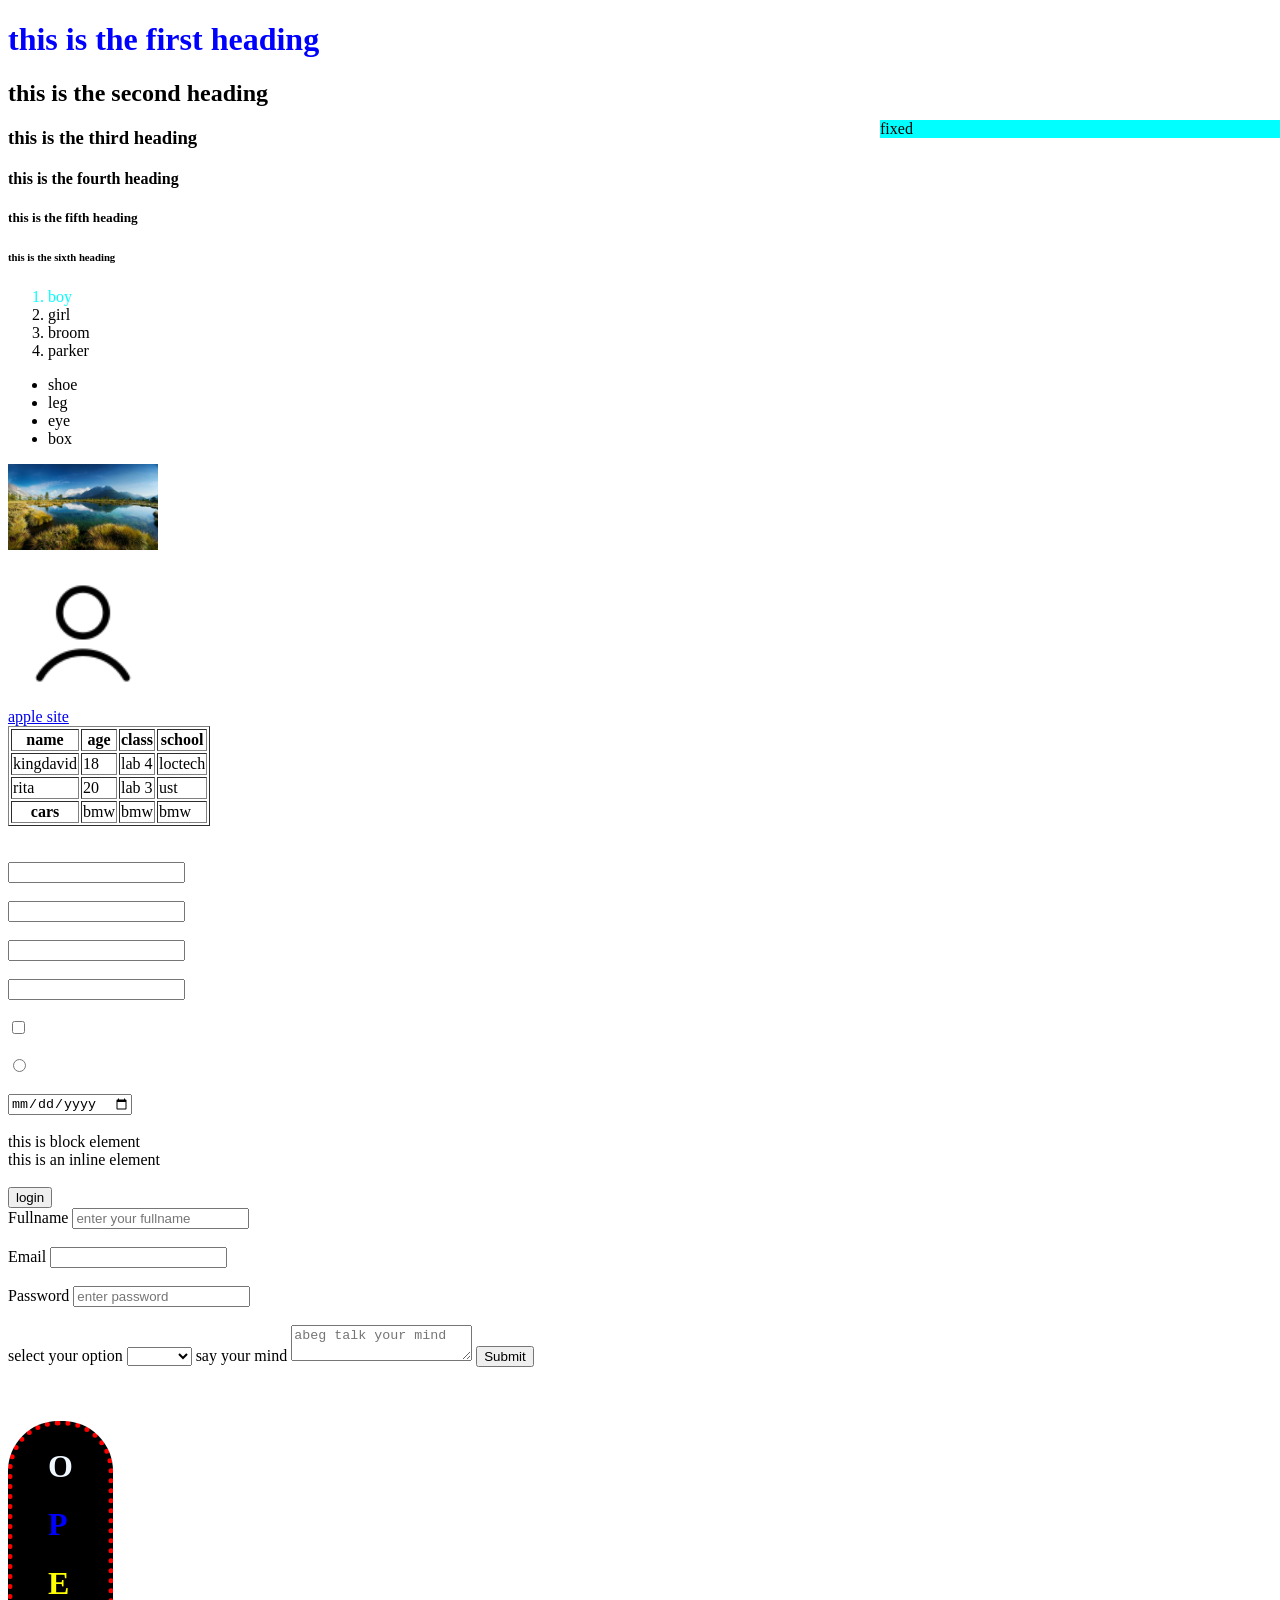
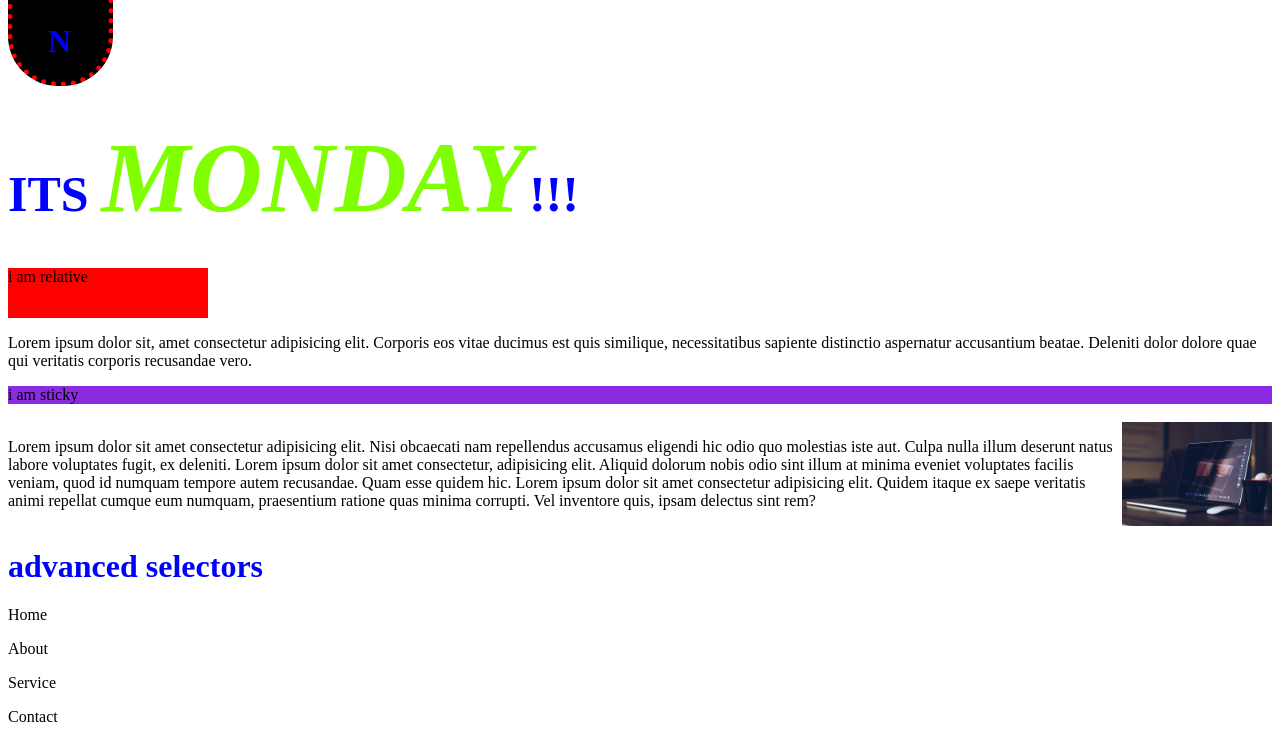
<file: index.html>
<!DOCTYPE html>
<html lang="en">

<head>
  <meta charset="UTF-8">
  <meta name="viewport" content="width=device-width, initial-scale=1.0">
  <title>Web Dev</title>
  <link rel="shortcut icon" href="/images/icons8-person-100.png" type="image/x-icon">
  <link rel="stylesheet" href="/style.css">
  <style>
    h1 {
      color: blue;
    }
  </style>
</head>

<body>
  <h1>this is the first heading</h1>
  <h2>this is the second heading</h2>
  <h3>this is the third heading</h3>
  <h4>this is the fourth heading</h4>
  <h5>this is the fifth heading</h5>
  <h6>this is the sixth heading</h6>

  <!-- List element -->
  <!-- ordered listing -->
  <ol>
    <li class="boy">boy</li>
    <li>girl</li>
    <li>broom</li>
    <li>parker</li>
  </ol>

  <!-- unordered listi -->
  <ul>
    <li>shoe</li>
    <li>leg</li>
    <li>eye</li>
    <li>box</li>
  </ul>

  <!-- image element -->
  <img src="/images/pexels-yudha-dwiyoko-putra-1663958278-27786309.jpg" alt=""><br>
  <img src="/images/icons8-person-100.png" alt="">
  <br>

  <!-- anchor tags -->
  <a href="https://www.apple.com/">apple site</a>

  <!-- table element -->
  <table border="1">
    <tr>
      <th>name</th>
      <th>age</th>
      <th>class</th>
      <th>school</th>
    </tr>
    <tr>
      <td>kingdavid</td>
      <td>18</td>
      <td>lab 4</td>
      <td>loctech</td>
    </tr>
    <tr>
      <td>rita</td>
      <td>20</td>
      <td>lab 3</td>
      <td>ust</td>
    </tr>
    <tr>
      <th>cars</th>
      <td>bmw</td>
      <td>bmw</td>
      <td>bmw</td>
    </tr>
  </table>
  <br><br>

  <!-- form element -->
  <form action="">
    <input type="text"><br><br>
    <input type="number"><br><br>
    <input type="email"><br><br>
    <input type="password"><br><br>
    <input type="checkbox"><br><br>
    <input type="radio"><br><br>
    <input type="date"><br><br>
  </form>

  <div>this is block element</div>
  <span>this is an inline element</span>
  <br><br>

  <button type="submit">login</button>

  <form action="">
    <label for="Fullname">Fullname</label>
    <input type="text" id="Fullname" name="Fullname" placeholder="enter your fullname" maxlength="6"><br><br>

    <label for="">Email</label>
    <input type="email"><br><br>

    <label for="password">Password</label>
    <input type="password" id="password" name="password" placeholder="enter password" minlength="8"><br><br>

    <label for="select">select your option</label>
    <select name="select" id="select">
      <option value="boy"></option>
      <option value="girl"></option>
      <option value="">car</option>
      <option value="">woman</option>
      <option value="">baby</option>
    </select>

    <label for="text">say your mind</label>
    <textarea name="text" id="text" placeholder="abeg talk your mind"></textarea>

    <button>Submit</button>
  </form><br><br><br>

  <div class="open">
    <h1 class="k">O</h1>
    <h1>P</h1>
    <h1 class="s">E</h1>
    <h1>N</h1>
  </div>

  <h1 style="color: blue; font-size: 50px; font-display: block;">ITS <span
      style="color: chartreuse; font-size: 100px; font-style: italic;">MONDAY</span>!!!</h1>

  <div>
    <div class="rel">i am relative
      <div class="abs">i am absolute</div>
    </div>
  </div>
  <div class="fix">fixed</div>

  <p>Lorem ipsum dolor sit, amet consectetur adipisicing elit. Corporis eos vitae ducimus est quis similique,
    necessitatibus sapiente distinctio aspernatur accusantium beatae. Deleniti dolor dolore quae qui veritatis corporis
    recusandae vero.</p>
  <div class="stick">i am sticky</div>
  <br>

  <div class="clear">
    <p> Lorem ipsum dolor sit amet consectetur adipisicing elit. Nisi obcaecati nam repellendus accusamus eligendi hic
      odio quo molestias iste aut. Culpa nulla illum deserunt natus labore voluptates fugit, ex deleniti.
      Lorem ipsum dolor sit amet consectetur, adipisicing elit. Aliquid dolorum nobis odio sint illum at minima eveniet
      voluptates facilis veniam, quod id numquam tempore autem recusandae. Quam esse quidem hic.
      Lorem ipsum dolor sit amet consectetur adipisicing elit. Quidem itaque ex saepe veritatis animi repellat cumque
      eum numquam, praesentium ratione quas minima corrupti. Vel inventore quis, ipsam delectus sint rem?
    </p>
    <img src="/images/pexels-photo-1229861.avif" class="float" alt="">

  </div>

  <h1>advanced selectors</h1>

  <nav>
    <div>
      <p>Home</p>
      <p>About</p>
      <p>Service</p>
      <p>Contact</p>
    </div>
  </nav>


</body>

</html>
</file>
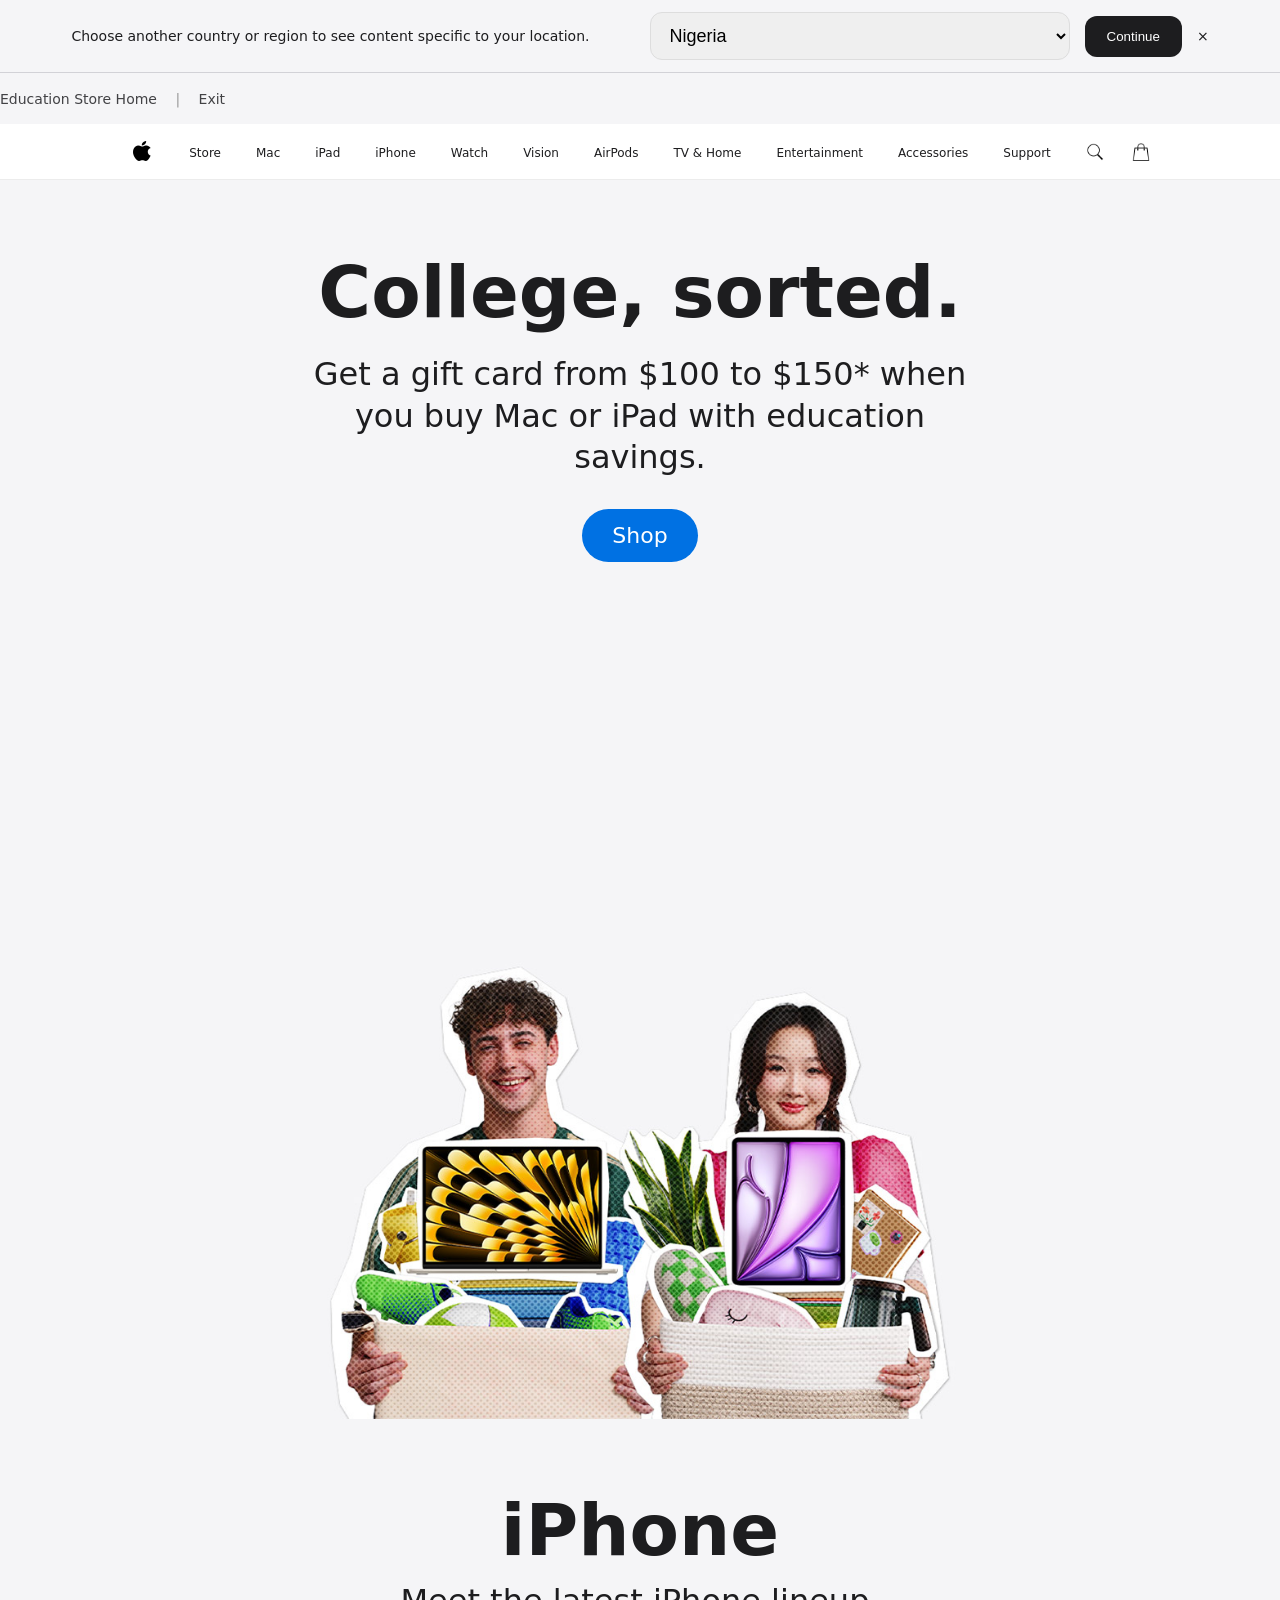
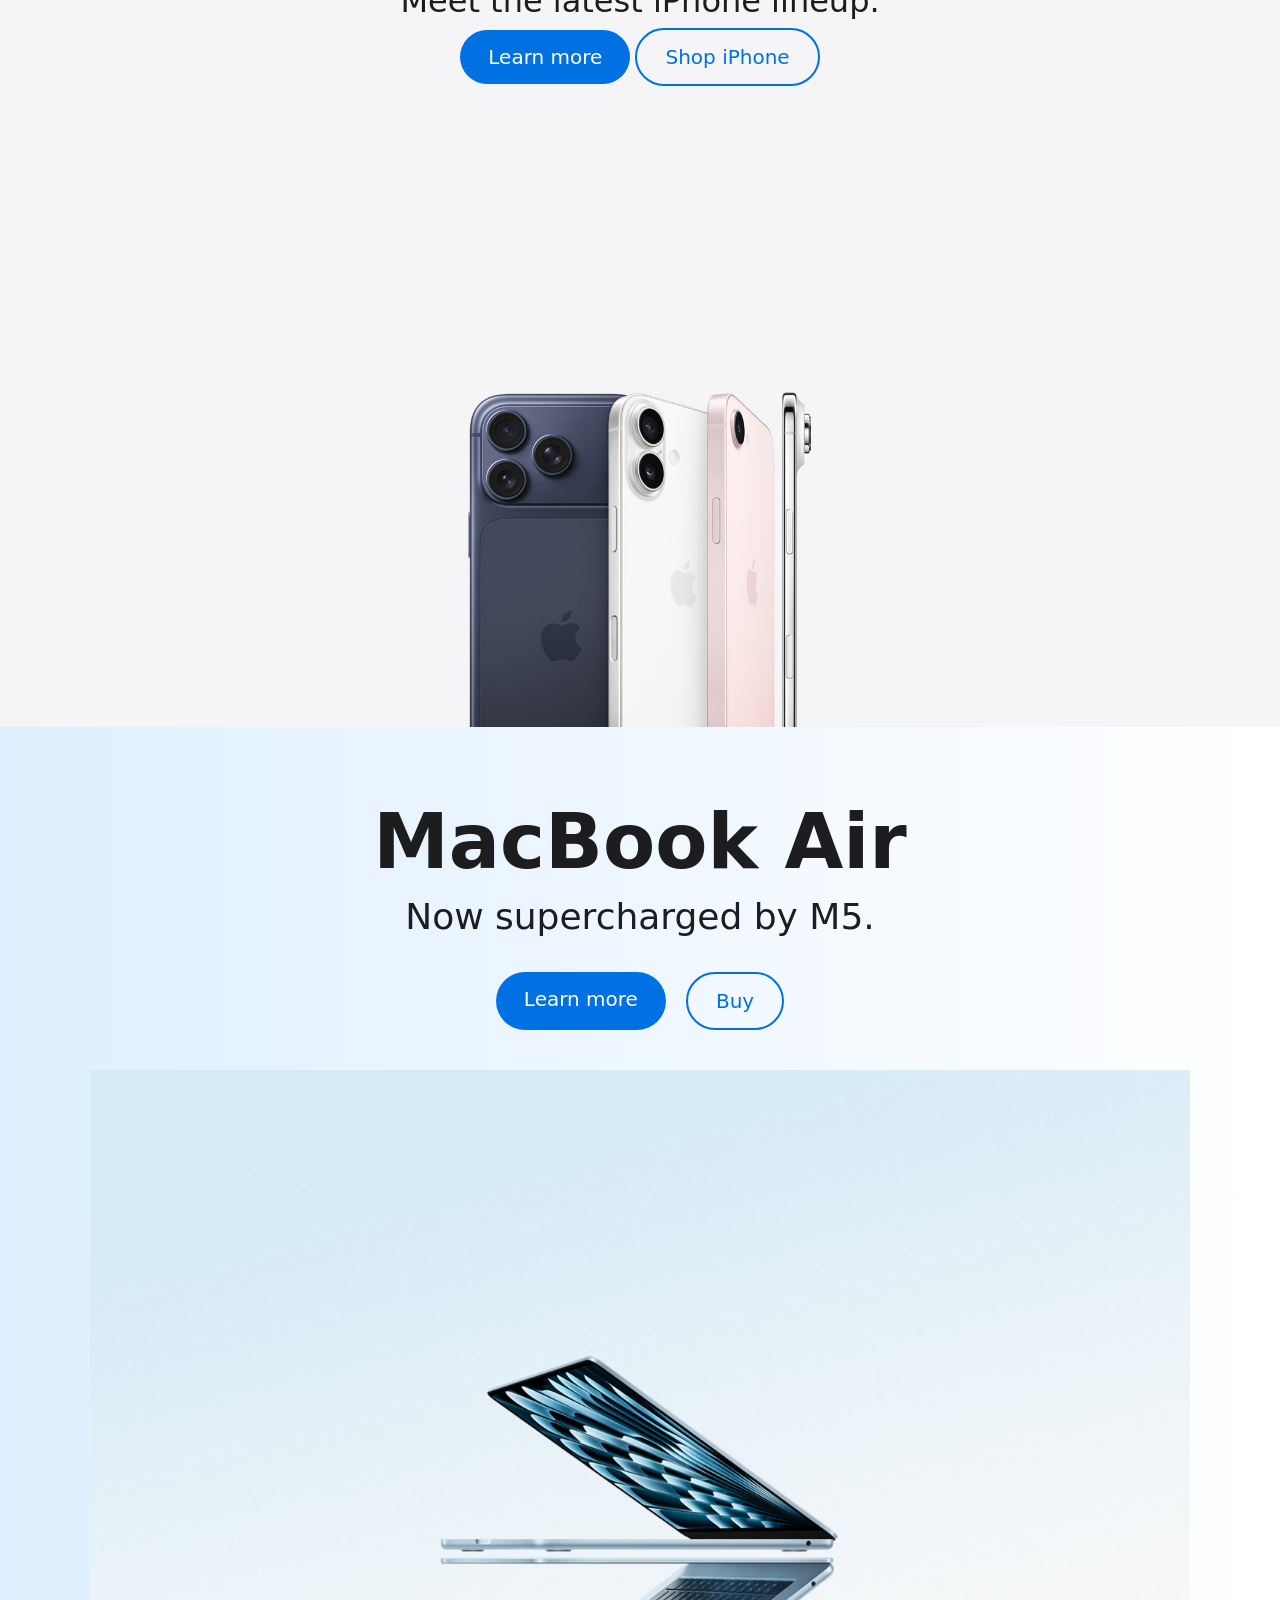
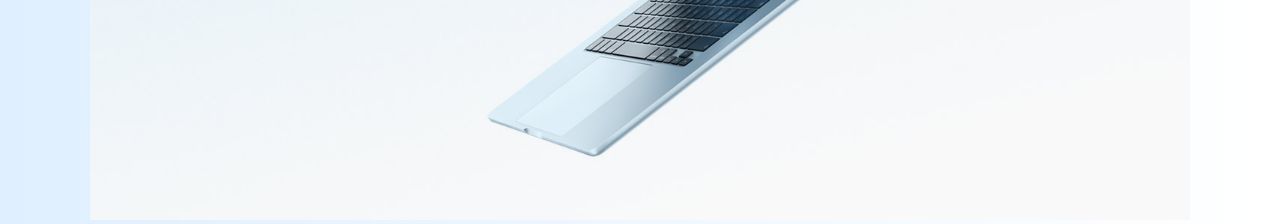
<file: apple.html>
<!DOCTYPE html>
<html lang="en">
<head>
    <meta charset="UTF-8">
    <meta name="viewport" content="width=device-width, initial-scale=1.0">
    <title>Apple</title>
    <link rel="stylesheet" href="/apple.css">
</head>
<body>
    <div class="country-banner">
    <p>Choose another country or region to see content specific to your location.</p>

    <div class="country-controls">
        <select>
            <option>Nigeria</option>
        </select>

        <button>Continue</button>

        <span>&times;</span>
    </div>
   </div>
   <header>

    <section class="education-bar">

    <div class="education-links">

        <a href="#">Education Store Home</a>

        <span>|</span>

        <a href="#">Exit</a>

    </div>

</section>

    <nav class="navbar">

        <img src="/images/icons8-apple-24.png" class="apple-logo">

        <ul class="nav-links">
            <li><a href="#">Store</a></li>
            <li><a href="#">Mac</a></li>
            <li><a href="#">iPad</a></li>
            <li><a href="#">iPhone</a></li>
            <li><a href="#">Watch</a></li>
            <li><a href="#">Vision</a></li>
            <li><a href="#">AirPods</a></li>
            <li><a href="#">TV & Home</a></li>
            <li><a href="#">Entertainment</a></li>
            <li><a href="#">Accessories</a></li>
            <li><a href="#">Support</a></li>
        </ul>

        <div class="icons">
            <img src="/images/icons8-search-50.png">
            <img src="/images/icons8-shopping-bag-50.png">
        </div>

    </nav>

</header>

<section class="college-hero">

    <div class="college-content">

        <h1>College, sorted.</h1>

        <p>
            Get a gift card from $100 to $150* when you
            buy Mac or iPad with education savings.
        </p>

        <a href="#" class="shop-btn">Shop</a>

    </div>

    <div class="college-image">

        <img src="/images/hero_back_to_school_2026__cz07tzsg14sy_small_2x.jpg" alt="College">

    </div>

</section>

<section class="iphone-hero">

    <div class="iphone-content">

        <h1>iPhone</h1>

        <p>Meet the latest iPhone lineup.</p>

        <div class="iphone-buttons">

            <a href="#" class="btn-primary">Learn more</a>

            <a href="#" class="btn-secondary">Shop iPhone</a>

        </div>

    </div>

    <div class="iphone-image">

        <img src="/images/hero_iphone_family__be5jkzxszb1e_small_2x.jpg" alt="iPhone lineup">

    </div>

</section>
<section class="hero">

    <div class="hero-content">

        <h1>MacBook Air</h1>

        <h2>Now supercharged by M5.</h2>

        <div class="hero-buttons">

            <a href="#" class="btn-primary">Learn more</a>

            <a href="#" class="btn-secondary">Buy</a>

        </div>

    </div>

    <img src="/images/hero_macbook_air_m5__eb1idggd120y_small_2x.jpg" alt="MacBook Air">

</section>

</body>
</html>
</file>
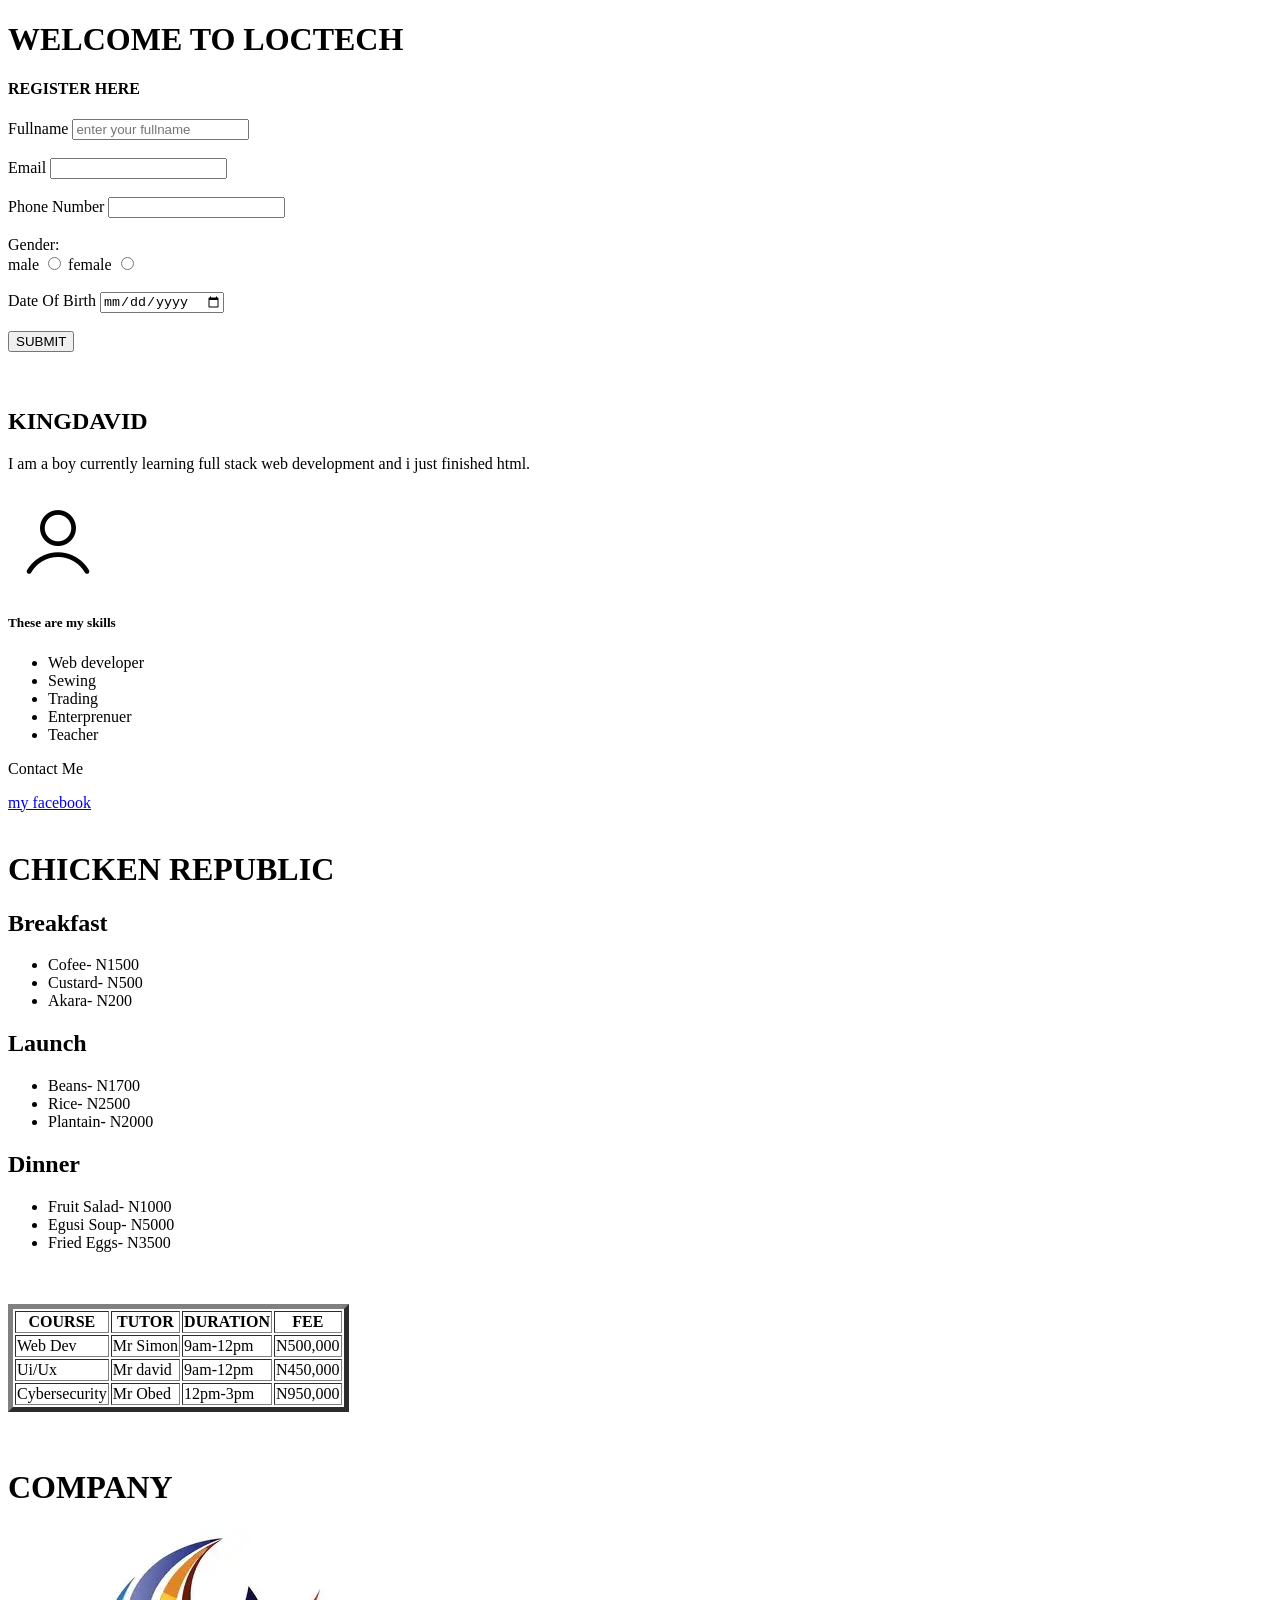
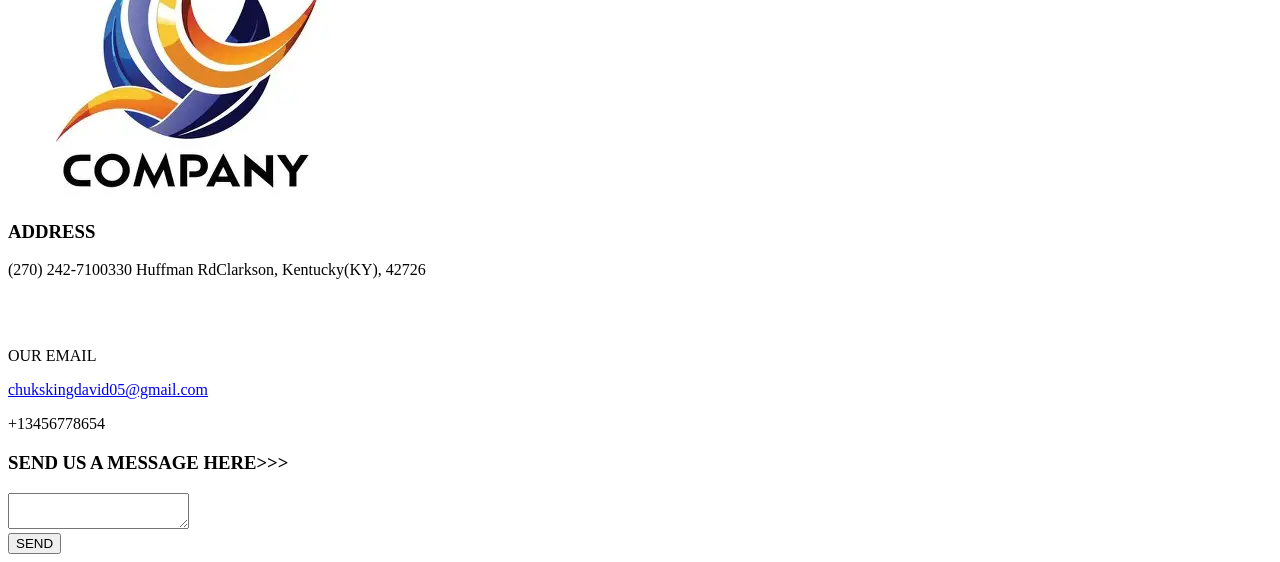
<file: classwork.html>
<!DOCTYPE html>
<html lang="en">
<head>
    <meta charset="UTF-8">
    <meta name="viewport" content="width=device-width, initial-scale=1.0">
    <title>Document</title>
</head>
<body>
    <h1>WELCOME TO LOCTECH</h1>
    <H4>REGISTER HERE</H4>
    <form action="">
        <label for="Fullname">Fullname</label>
            <input type="text" id="Fullname" name="Fullname" placeholder="enter your fullname" maxlength="6" required><br><br>
            
            <label for="">Email</label>
            <input type="email"><br><br>

            <label for="phone number">Phone Number</label>
            <input type="number"><br><br>

            <label for="text">Gender:</label><br>
            <label for="radio">male</label>
            <input type="radio">
            <label for="radio">female</label>
            <input type="radio"><br><br>

            <label for="date">Date Of Birth</label>
            <input type="date" name="" id=""><br><br>

            <button>SUBMIT</button>
    </form><br><br>

    <!-- my personal portfolio -->
     <h2>KINGDAVID</h2>
     <p>I am a boy currently learning full stack web development and i just finished html.</p>
     <img src="/images/icons8-person-100.png" alt="">

     <h5>These are my skills</h5>
     <ul>
        <li>Web developer</li>
        <li>Sewing</li>
        <li>Trading</li>
        <li>Enterprenuer</li>
        <li>Teacher</li>
     </ul>

     <p>Contact Me</p>
     <a href="https://www.facebook.com/">my facebook</a><br><br>

     <!-- restaurant menu -->
      <h1>CHICKEN REPUBLIC</h1>
      <h2>Breakfast</h2>
      <ul>
        <li>Cofee- N1500</li>
        <li>Custard- N500</li>
        <li>Akara- N200</li>
      </ul>
      <h2>Launch</h2>
      <ul>
        <li>Beans- N1700</li>
        <li>Rice- N2500</li>
        <li>Plantain- N2000</li>
      </ul>
      <h2>Dinner</h2>
      <ul>
        <li>Fruit Salad- N1000</li>
        <li>Egusi Soup- N5000</li>
        <li>Fried Eggs- N3500</li>
      </ul><br><br>

      <!-- online course catalog -->
       <table border="5">
        <tr>
            <th>COURSE</th>
            <th>TUTOR</th>
            <th>DURATION</th>
            <th>FEE</th>
        </tr>
        <tr>
            <td>Web Dev</td>
            <td>Mr Simon</td>
            <td>9am-12pm</td>
            <td>N500,000</td>
        </tr>
        <tr>
            <td>Ui/Ux</td>
            <td>Mr david</td>
            <td>9am-12pm</td>
            <td>N450,000</td>
        </tr>
        <tr>
            <td>Cybersecurity</td>
            <td>Mr Obed</td>
            <td>12pm-3pm</td>
            <td>N950,000</td>
        </tr>
       </table><br><br>

       <!-- company contact page -->
        <h1>COMPANY</h1>
        <img src="/images/OIP.webp" alt="">
        <h3>ADDRESS</h3>
        <p>(270) 242-7100330 Huffman RdClarkson, Kentucky(KY), 42726</p><br><br>
        <p>OUR EMAIL</p>
        <a href="chukskingdavid05@gmail.com">chukskingdavid05@gmail.com</a>
        <p>+13456778654</p>
        <h3>SEND US A MESSAGE HERE>>></h3>
        <form action="">
            <label for="text"></label>
            <textarea name="text" id="text"></textarea><br>
            <button>SEND</button>
        </form>

        




</body>
</html>
</file>
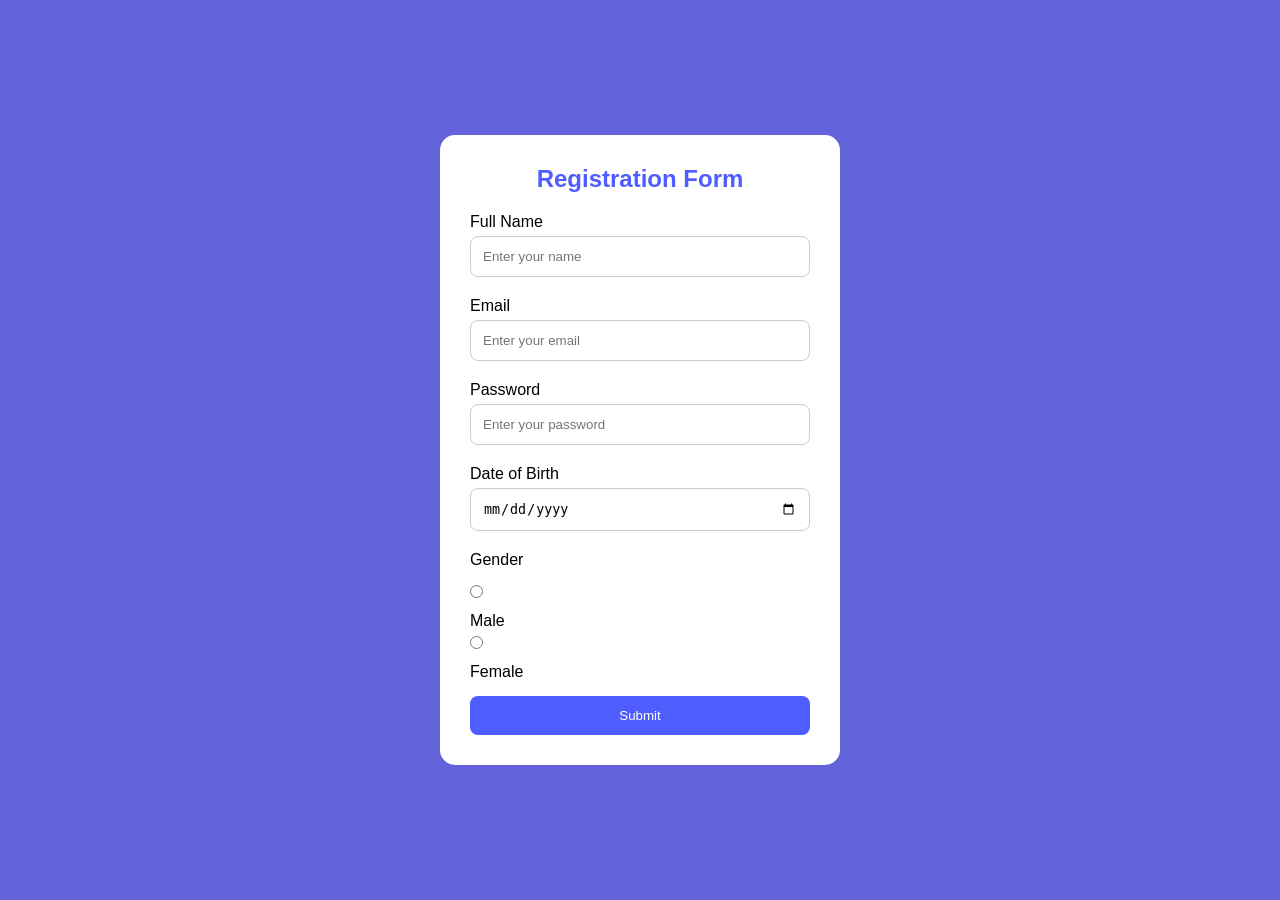
<file: classwork2.html>
<!DOCTYPE html>
<html lang="en">
<head>
    <meta charset="UTF-8">
    <meta name="viewport" content="width=device-width, initial-scale=1.0">
    <title>Registration Form</title>
    <link rel="stylesheet" href="/classwork2.css">
</head>
<body>
    <div class="container">

        <form>
            <h2>Registration Form</h2>

            <label>Full Name</label>
            <input type="text" placeholder="Enter your name" required>

            <label>Email</label>
            <input type="email" placeholder="Enter your email" required>

            <label>Password</label>
            <input type="password" placeholder="Enter your password" required>

            <label>Date of Birth</label>
            <input type="date">

            <label>Gender</label>

            <div class="gender">
                <input type="radio" name="gender" id="male">
                <label for="male">Male</label>

                <input type="radio" name="gender" id="female">
                <label for="female">Female</label>
            </div>

            <button type="submit">Submit</button>

        </form>

    </div>

    
</body>
</html>
</file>
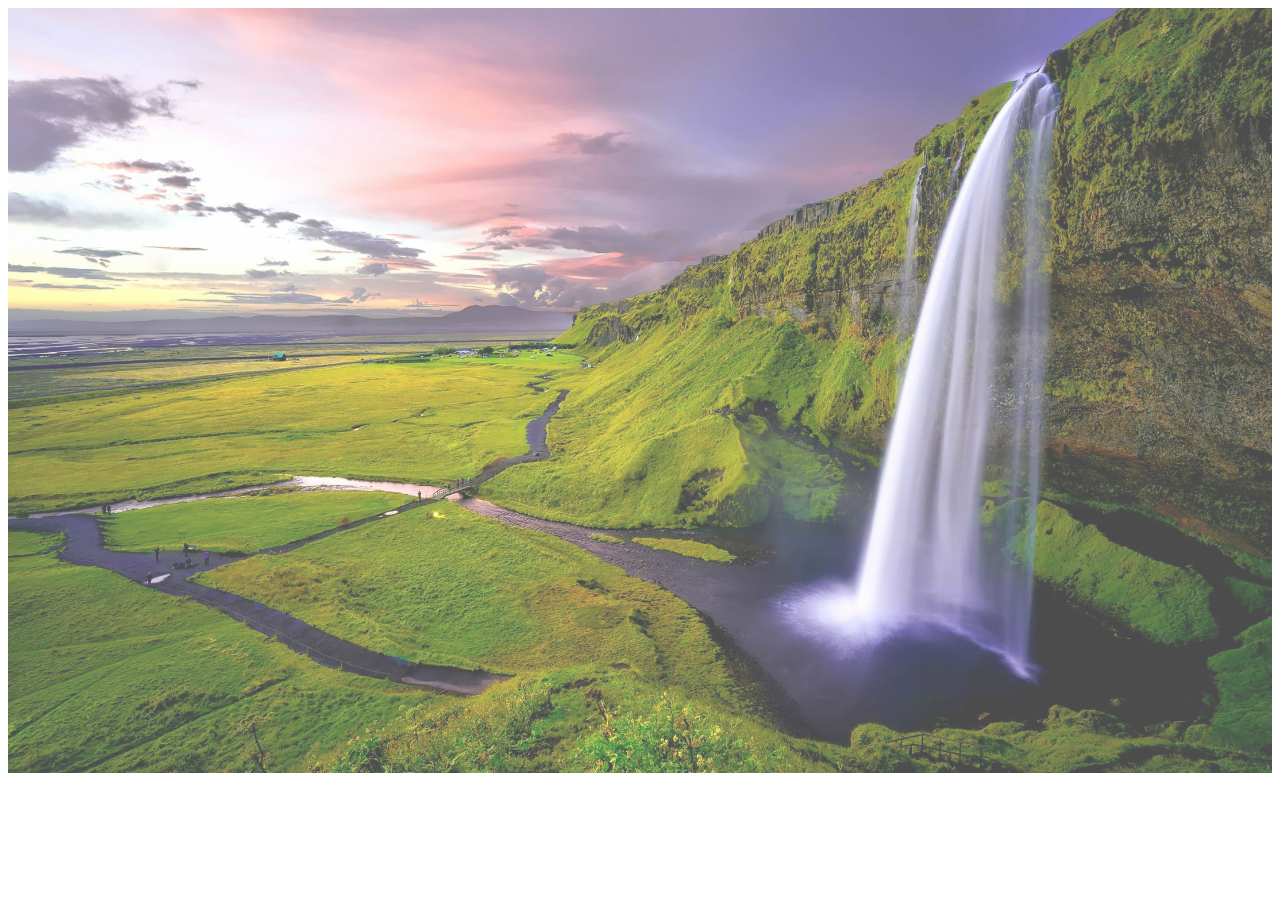
<file: practice.html>
<!DOCTYPE html>
<html lang="en">
<head>
    <meta charset="UTF-8">
    <meta name="viewport" content="width=device-width, initial-scale=1.0">
    <title>Document</title>
    <link rel="stylesheet" href="/practice.css">
</head>
<body>
    <img src="/images/cascade-clouds-cool-wallpaper-210186.jpg" alt="">

    <form action="">
        <label for="n"></label>
    </form>

</body>
</html>
</file>
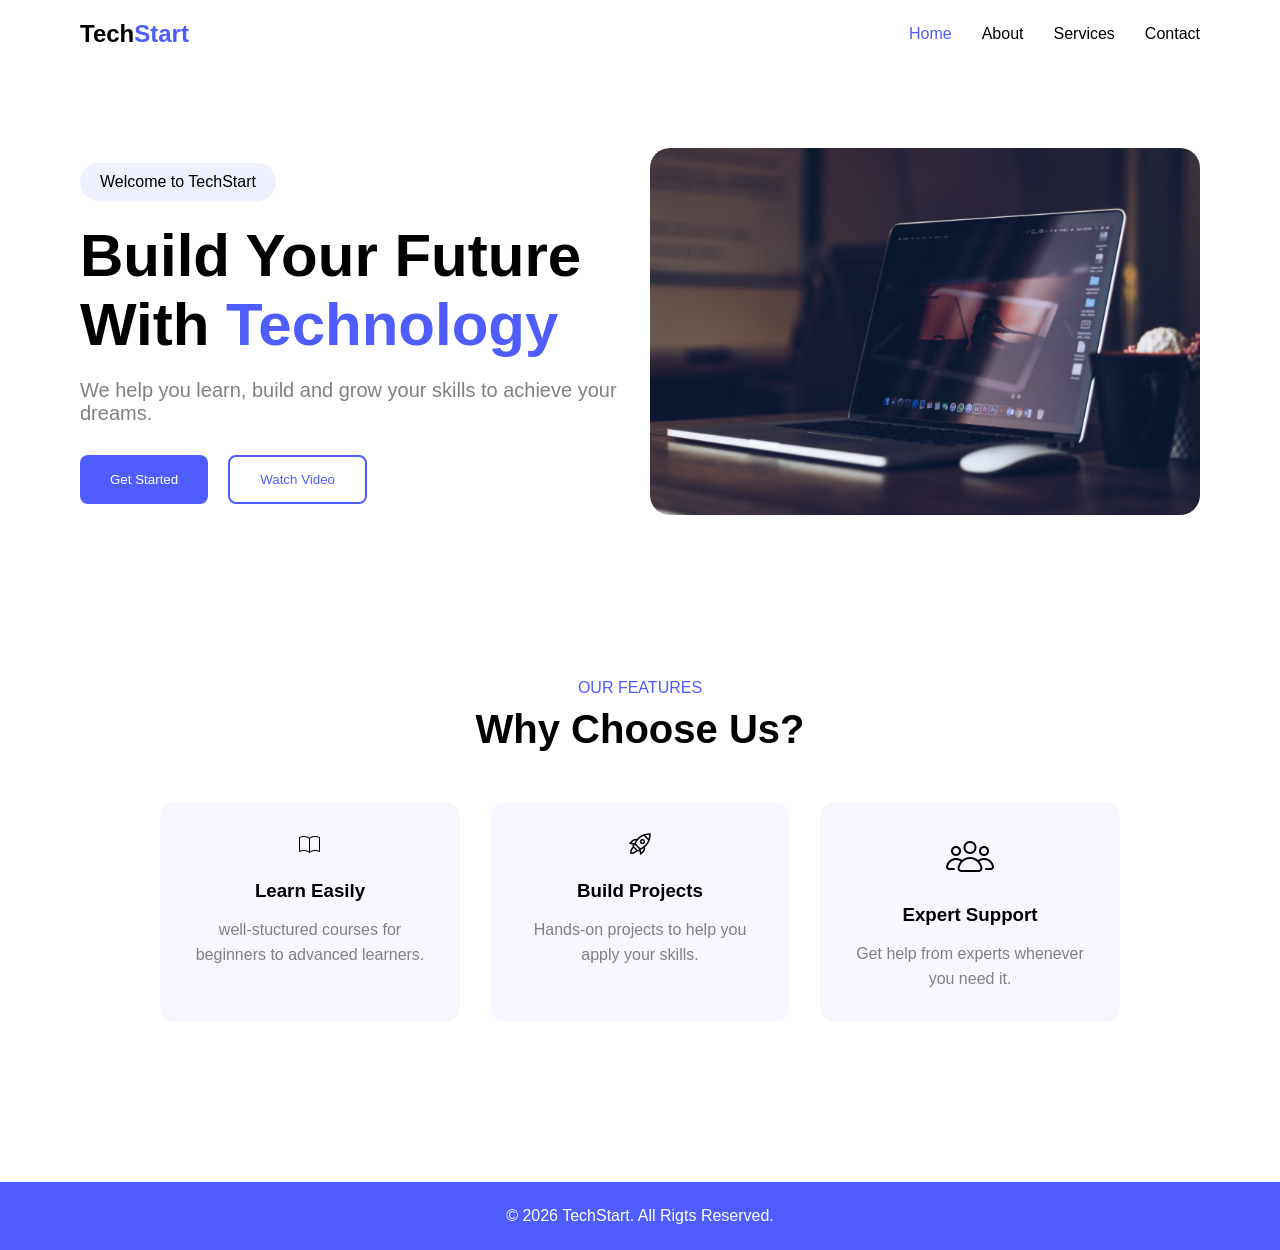
<file: practice2.html>
<!DOCTYPE html>
<html lang="en">
<head>
    <meta charset="UTF-8">
    <meta name="viewport" content="width=device-width, initial-scale=1.0">
    <title>TechStart</title>
    <link rel="stylesheet" href="/practice2.css">
</head>
<body>
    <nav>
        <h2>Tech<span style="color: #4f5dff;">Start</span></h2>
        <ul>
            <li><a href="#"><span style="color: #4f5dff;">Home</span></a></li>
            <li><a href="#">About</a></li>
            <li><a href="#">Services</a></li>
            <li><a href="#">Contact</a></li>
        </ul>
    </nav>
    <section class="hero">
        <div class="hero-text">
            <p class="welcome">Welcome to TechStart</p>
            <h1>
                Build Your Future
                <br>
                With <span>Technology</span>
            </h1>
            <p class="description">
                We help you learn, build and grow your skills to achieve your dreams.
            </p>
            <div class="buttons">
                <button class="btn1">Get Started</button>
                <button class="btn2">Watch Video</button>
            </div>
        </div>
        <div class="hero-image">
            <img src="/images/pexels-photo-1229861.avif" alt="laptop">
        </div>
    </section>
    <section class="features">
        <p class="feature-title">OUR FEATURES</p>
        <h2>Why Choose Us?</h2>
        <div class="cards">
            <div class="card">
                <div><img src="/images/icons8-open-book-24.png" class="icon" alt="book"></div>
                <h3>Learn Easily</h3>
                <p>
                    well-stuctured courses for beginners to advanced learners.
                </p>
            </div>
            <div class="card">
                <div><img src="/images/icons8-rocket-24.png" class="icon" alt="rocket"></div>
                <h3>Build Projects</h3>
                <p>
                    Hands-on projects to help you apply your skills.
                </p>
            </div>
            <div class="card">
                <div><img src="/images/icons8-persons-48.png" class="icon" alt="persons"></div>
                <h3>Expert Support</h3>
                <p>
                    Get help from experts whenever you need it.
                </p>
            </div>
        </div>
    </section>
    <footer>
        <p>&copy 2026 TechStart. All Rigts Reserved.</p>
    </footer>
</body>
</html>
</file>
<file: style.css>
.boy{
    color: aqua;
}

img{
    width: 150px;
}

.open{
    background-color: black;
    padding-left: 35px;
    width: 60px;
    border-radius: 50px;
    border-width: 5px;
    border-style: dotted;
    border-color: red;
}

.k{
    color: aliceblue;
}

.s{
    color: yellow;
}

.rel{
    background-color: red;
    width: 200px;
    height: 50px;
    position: relative;
}
.abs{
    background-color: green;
    width: 300px;
    height: 100px;
    position: absolute;
    display: none;
    top: 50px;
}
.rel:hover .abs{
    display: block;
}
.fix{
    position: fixed;
    background-color: aqua;
    width: 400px;
    top: 120px;
    right: 0px;
}
.stick{
    background-color: blueviolet;
    position: sticky;
    top: 0px;
}

.float{
    float: right;
}
.clear{
    display: flex;
}
</file>
<file: apple.css>
*{
    margin: 0;
    padding: 0;
    box-sizing: border-box;
}
body{
    font-family: system-ui, -apple-system, BlinkMacSystemFont, 'Segoe UI', sans-serif;
    color: #1d1d1f;
}
.country-banner{
    height:72px;
    background:#f5f5f7;

    display:flex;
    justify-content:center;
    align-items:center;
    gap:60px;

    font-size:14px;
}
.country-controls{
    display:flex;
    align-items:center;
    gap:15px;
}
.country-controls select{
    width:420px;
    height:48px;

    border:1px solid #ddd;
    border-radius:12px;

    padding:0 15px;

    font-size:18px;
}

.country-controls button{
    background:#1d1d1f;
    color:white;

    border:none;

    padding:13px 22px;

    border-radius:12px;

    cursor:pointer;
}
.navbar{

    height:56px;

    display:flex;

    justify-content:center;

    align-items:center;

    gap:35px;

    background:white;

    border-bottom:1px solid #ececec;
}
.nav-links{

    display:flex;

    gap:35px;

    list-style:none;
}
.nav-links a{

    text-decoration:none;

    color:#1d1d1f;

    font-size:12px;
}
.icons{

    display:flex;

    gap:28px;
}

.icons img{

    width:18px;
}
.hero{

    background:linear-gradient(to right,#dfefff,#ffffff);

    text-align:center;

    padding-top:70px;

    overflow:hidden;
}
.hero-content h1{

    font-size:76px;

    font-weight:600;
}
.hero-content h2{

    font-size:36px;

    font-weight:400;

    margin-top:10px;
}
.hero-buttons{

    margin-top:35px;

    display:flex;

    justify-content:center;

    gap:20px;
}
.btn-primary{

    background:#0071e3;

    color:white;

    text-decoration:none;

    padding:15px 28px;

    border-radius:30px;

    font-size:20px;
}
.btn-secondary{

    color:#0071e3;

    border:2px solid #0071e3;

    text-decoration:none;

    padding:15px 28px;

    border-radius:30px;

    font-size:20px;
}
.hero img{

    width:1100px;

    margin-top:40px;
}
.education-bar{

    height:52px;

    background:#f5f5f7;

    display:flex;

    align-items:center;

    justify-content:center;

    border-top:1px solid #d2d2d7;
}
.education-links{

    width:1280px;

    font-size:14px;
}
.education-links a{

    text-decoration:none;

    color:#424245;

    margin-right:14px;
}
.education-links span{

    margin-right:14px;

    color:#999;
}
.college-hero{

    background:#f5f5f7;

    text-align:center;

    padding-top:70px;

    overflow:hidden;
}
.college-content h1{

    font-size:72px;

    font-weight:600;

    color:#1d1d1f;
}
.college-content p{

    width:700px;

    margin:20px auto;

    font-size:32px;

    line-height:1.3;

    color:#1d1d1f;
}
.shop-btn{

    display:inline-block;

    margin-top:10px;

    padding:14px 30px;

    background:#0071e3;

    color:white;

    border-radius:30px;

    text-decoration:none;

    font-size:22px;
}
.college-image{

    margin-top:40px;
}
.college-image img{

    width:1200px;

    max-width:100%;
}
.iphone-hero{

    background:#f5f5f7;

    text-align:center;

    padding-top:65px;

    overflow:hidden;
}
.iphone-content h1{

    font-size:72px;

    font-weight:600;

    margin-bottom:10px;
}
.iphone-content p{

    font-size:32px;

    margin-bottom:25px;
}
.iphone-image{

    margin-top:45px;

    display:flex;

    justify-content:center;
}
.iphone-image img{

    width:900px;

    max-width:100%;

    display:block;
}
</file>
<file: classwork2.css>
*{
    margin: 0;
    padding: 0;
    box-sizing: border-box;
}

body{
    font-family: Arial, sans-serif;
    background: rgb(98, 98, 218);

    display: flex;
    justify-content: center;
    align-items: center;

    height: 100vh;
}

.container{
    width: 400px;
}

form{
    background-color: white;
    padding: 30px;
    border-radius: 15px;

}

h2{
    text-align: center;
    margin-bottom: 20px;
    color: #4f5dff;
}

label{
    display: block;
    margin-bottom: 5px;
    margin-top: 10px;
}

input[type="text"],
input[type="email"],
input[type="password"],
input[type="date"]{
    width: 100%;
    padding: 12px;

    border: 1px solid #ccc;
    border-radius: 8px;

    margin-bottom: 10px;
}

.gender{
    margin: 15px 0;
}

button{
    width: 100%;
    padding: 12px;

    border: none;
    border-radius: 8px;

    background-color: #4f5dff;
    color: white;

    cursor: pointer;
    transition: 0.3s;
}

button:hover{
    background-color: #3643d9;
}
</file>
<file: practice.css>
img{
    width: 100%;
    height: auto;
    opacity: 0.7;
}
</file>
<file: practice2.css>
*{
    margin: 0;
    padding: 0;
    box-sizing: border-box;
}
body{
    font-family: Arial, sans-serif;
}
nav{
    display: flex;
    justify-content: space-between;
    align-items: center;
    padding: 20px 80px;
}
ul{
    display: flex;
    list-style: none;
}
ul li{
    margin-left: 30px;
}
ul li a{
    text-decoration: none;
    color: black;
}
.hero{
    display: flex;
    justify-content: space-between;
    align-items: center;
    padding: 80px;
}
.hero-text{
    width: 50%;
}
.welcome{
    display: inline-block;
    background-color: #eef0ff;
    padding: 10px 20px;
    border-radius: 20px;
    margin-bottom: 20px;
}
.hero h1{
    font-size: 60px;
    margin-bottom: 20px;
}
.hero h1 span{
    color: #4f5dff;
}
.description{
    font-size: 20px;
    color: gray;
    margin-bottom: 30px;
}
.buttons{
    display: flex;
    gap: 20px;
}
.btn1{
    background-color: #4f5dff;
    color: white;
    border: none;
    padding: 15px 30px;
    border-radius: 8px;
}
.btn2{
    background-color: white;
    border: 2px solid #4f5dff;
    color: #4f5dff;
    padding: 15px 30px;
    border-radius: 8px;
}
.hero-image img{
    width: 550px;
    border-radius: 20px;
}
.features{
    padding: 80px;
    text-align: center;
}
.feature-title{
    color: #4f5dff;
    margin-bottom: 10px;
}
.features h2{
    font-size: 40px;
    margin-bottom: 50px;
}
.cards{
    display: flex;
    justify-content: center;
    gap: 30px;
}
.card{
    width: 300px;
    background-color:  #f7f8ff;
    padding: 30px;
    border-radius: 15px;
    transition: 0.3s;
}
.card:hover{
    transform: scale(1.05);
    box-shadow: 0 10px 20px rgba(0, 0, 0, 0.2);
}
.icon{
    font-size: 40px;
    margin-bottom: 20px;
}
.card h3{
    margin-bottom: 15px;
}
.card p{
    color: gray;
    line-height: 1.6;
}
.btn1,
.btn2{
    transition: 0.3s;
    cursor: pointer;
}
.btn1:hover{
    background-color: #3643d9;
}
.btn2:hover{
    background-color: #4f5dff;
    color: white;
}
footer{
    background-color: #4f5dff;
    color: white;
    text-align: center;
    padding: 25px;
    margin-top: 80px;
}
</file>
